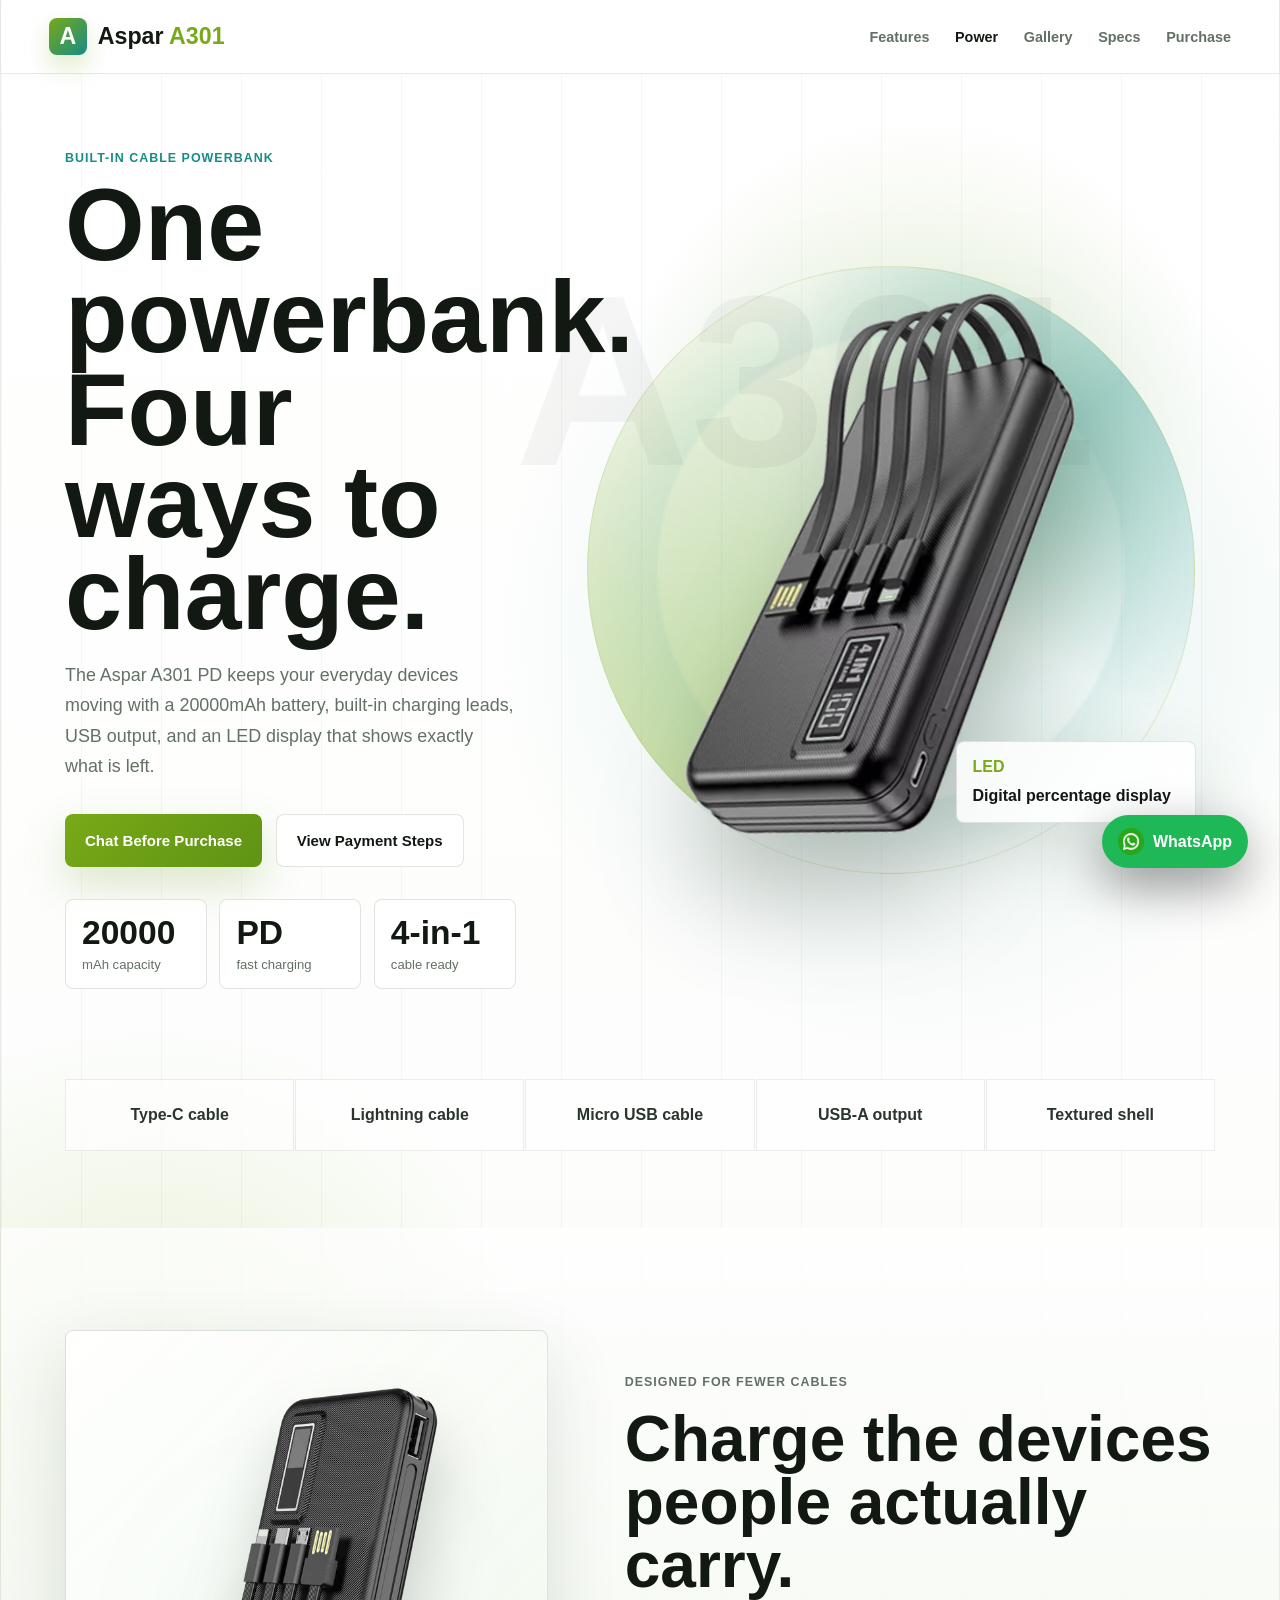
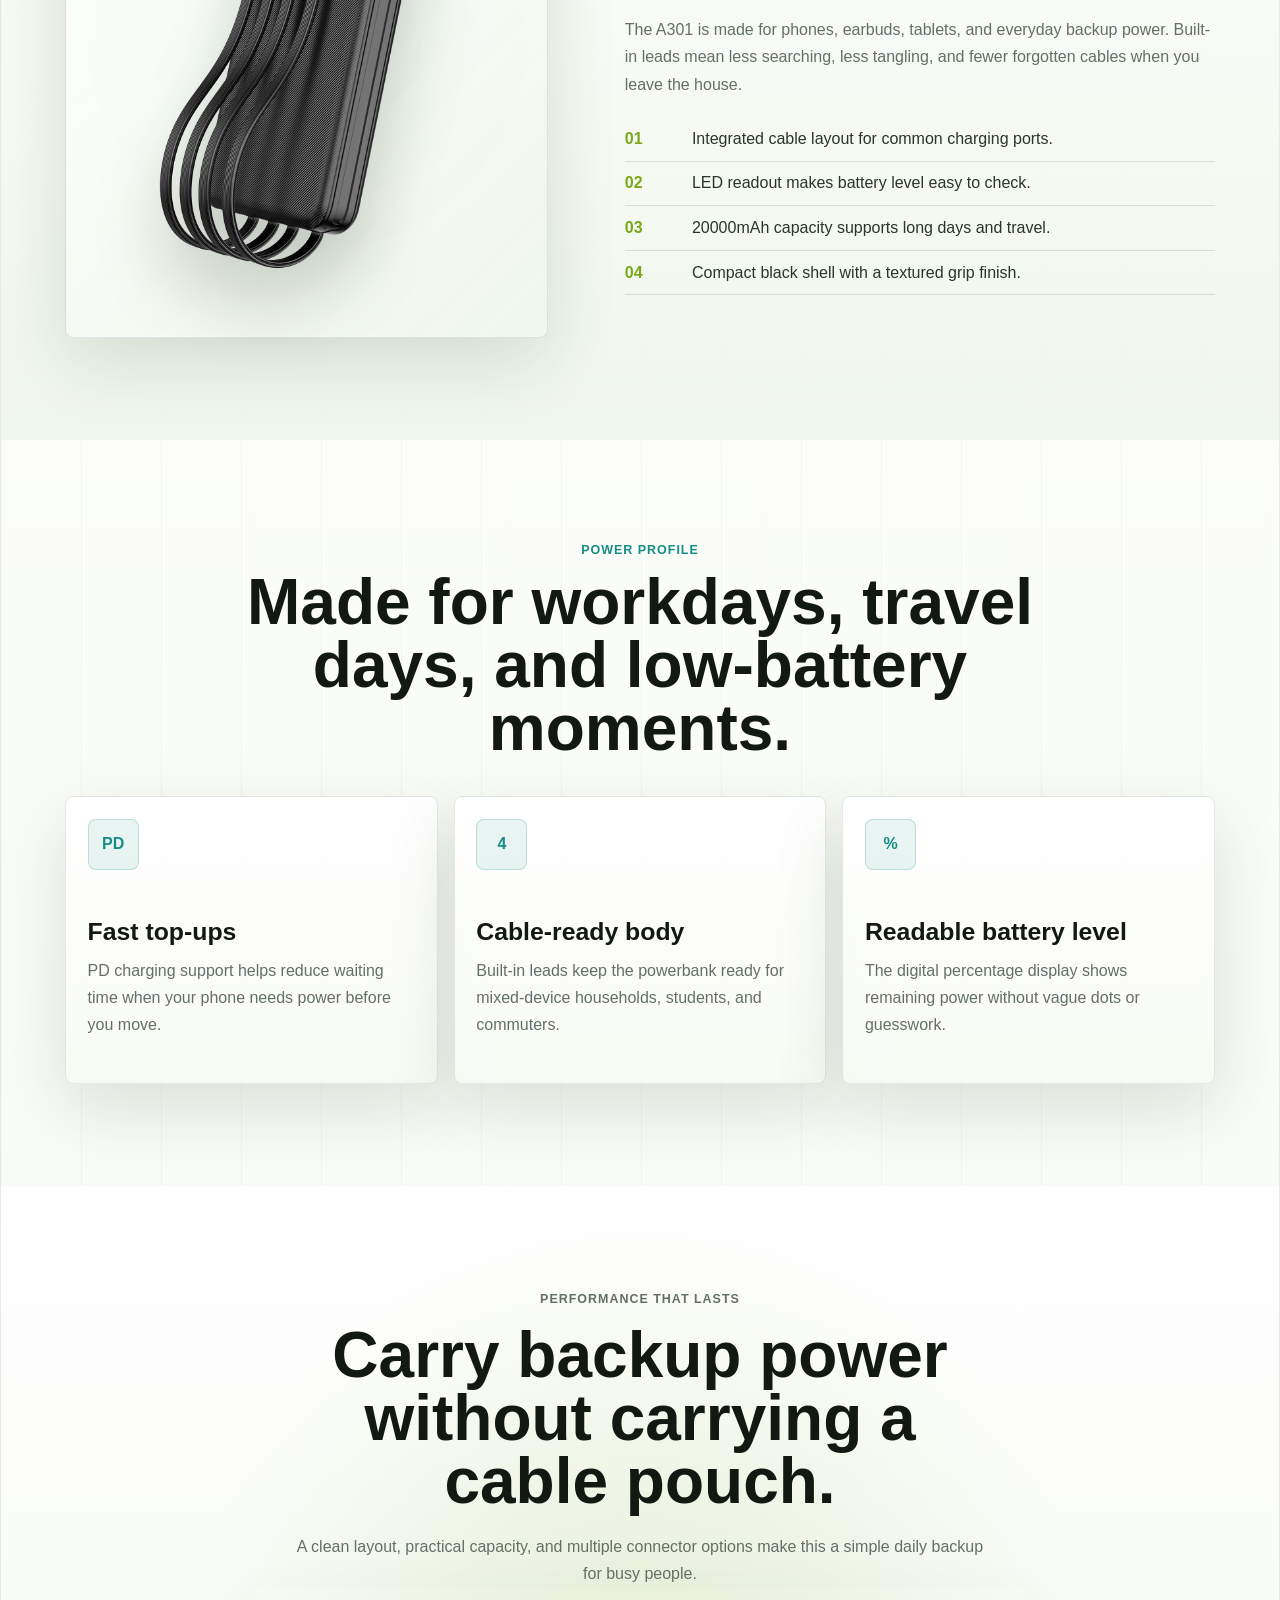
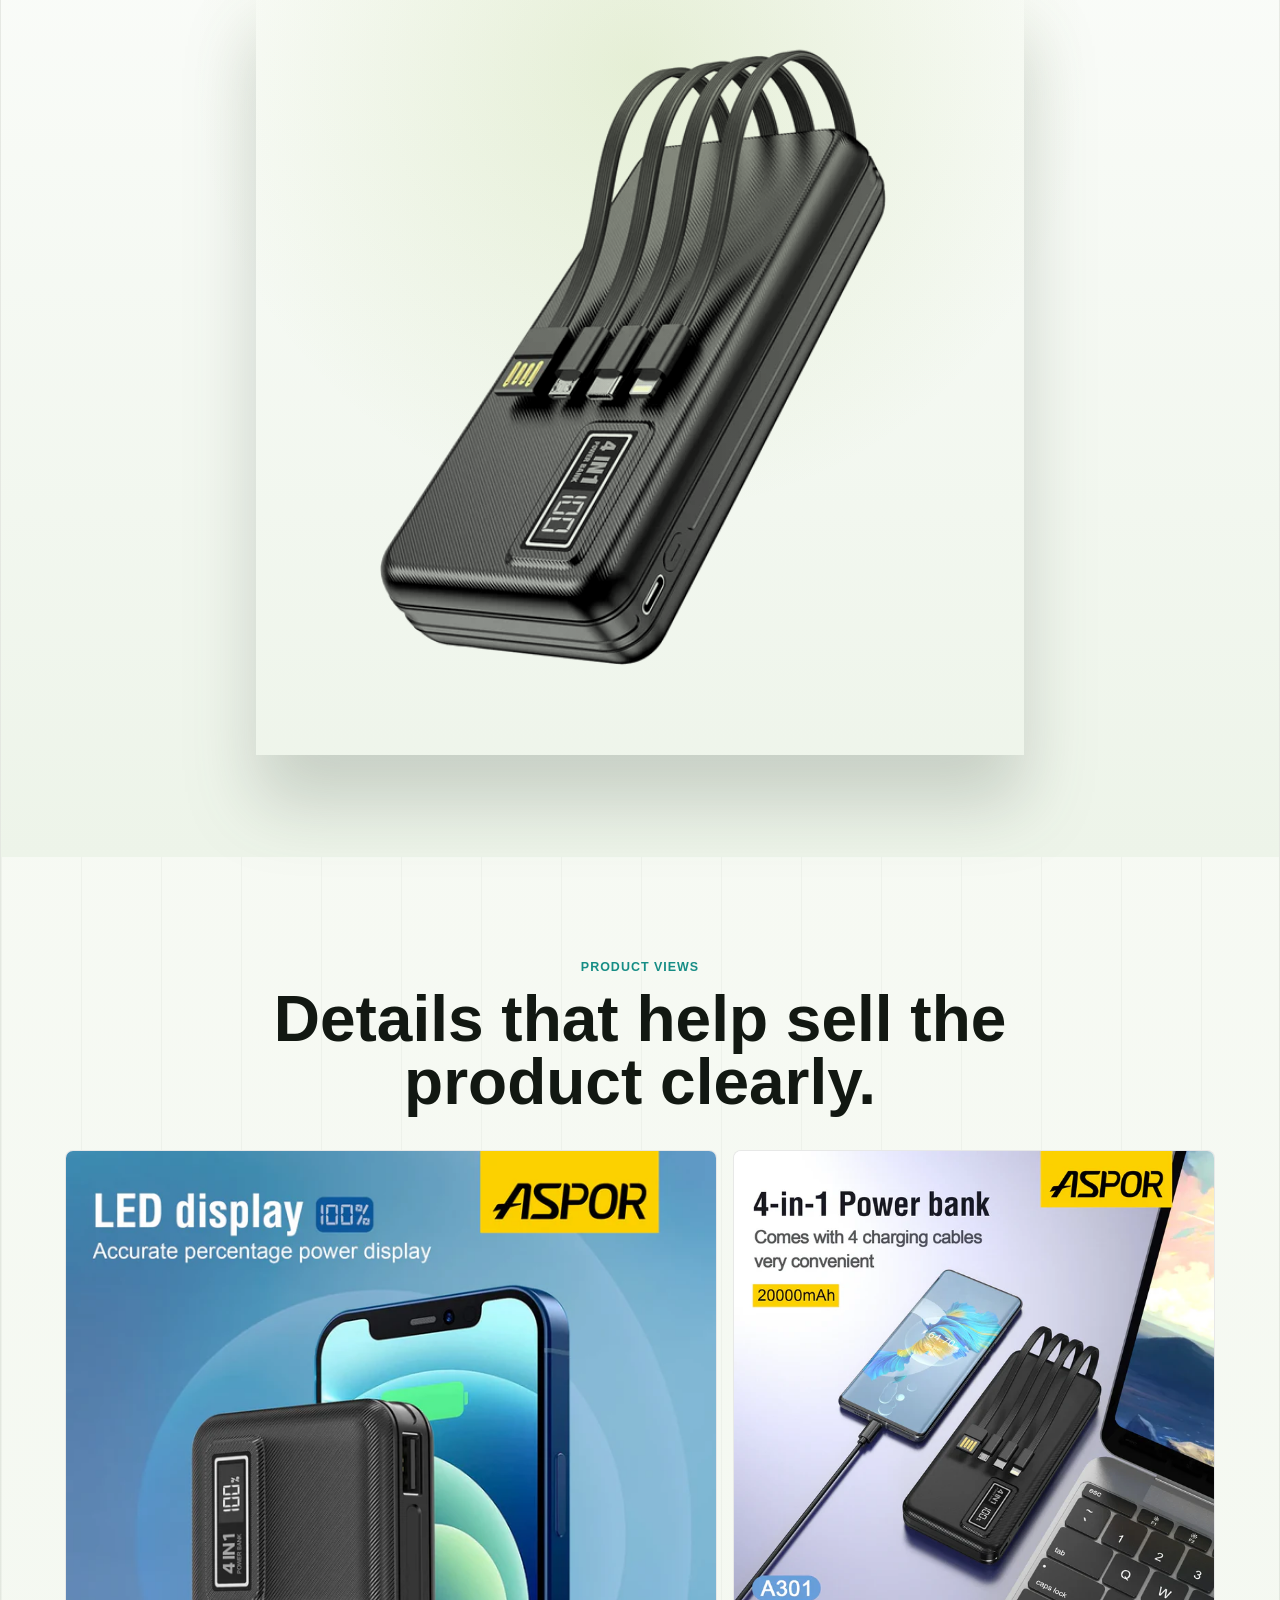
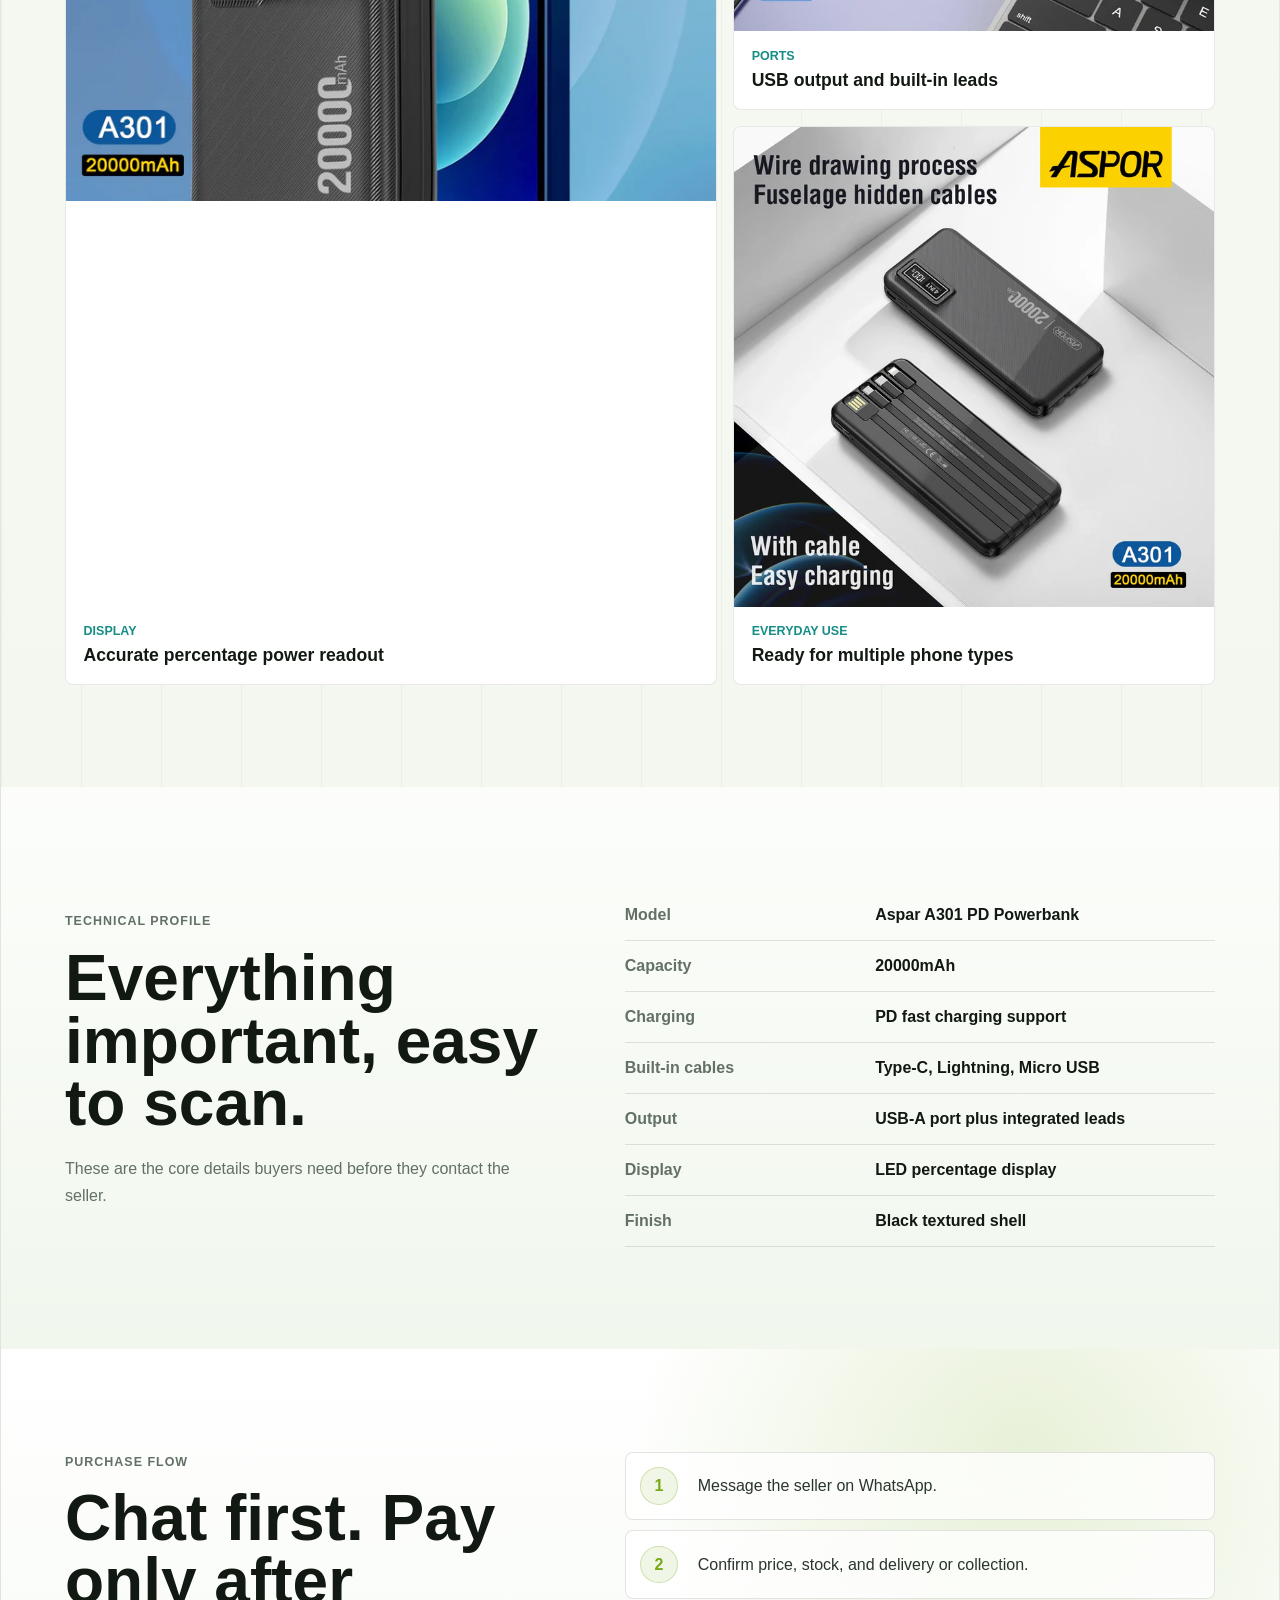
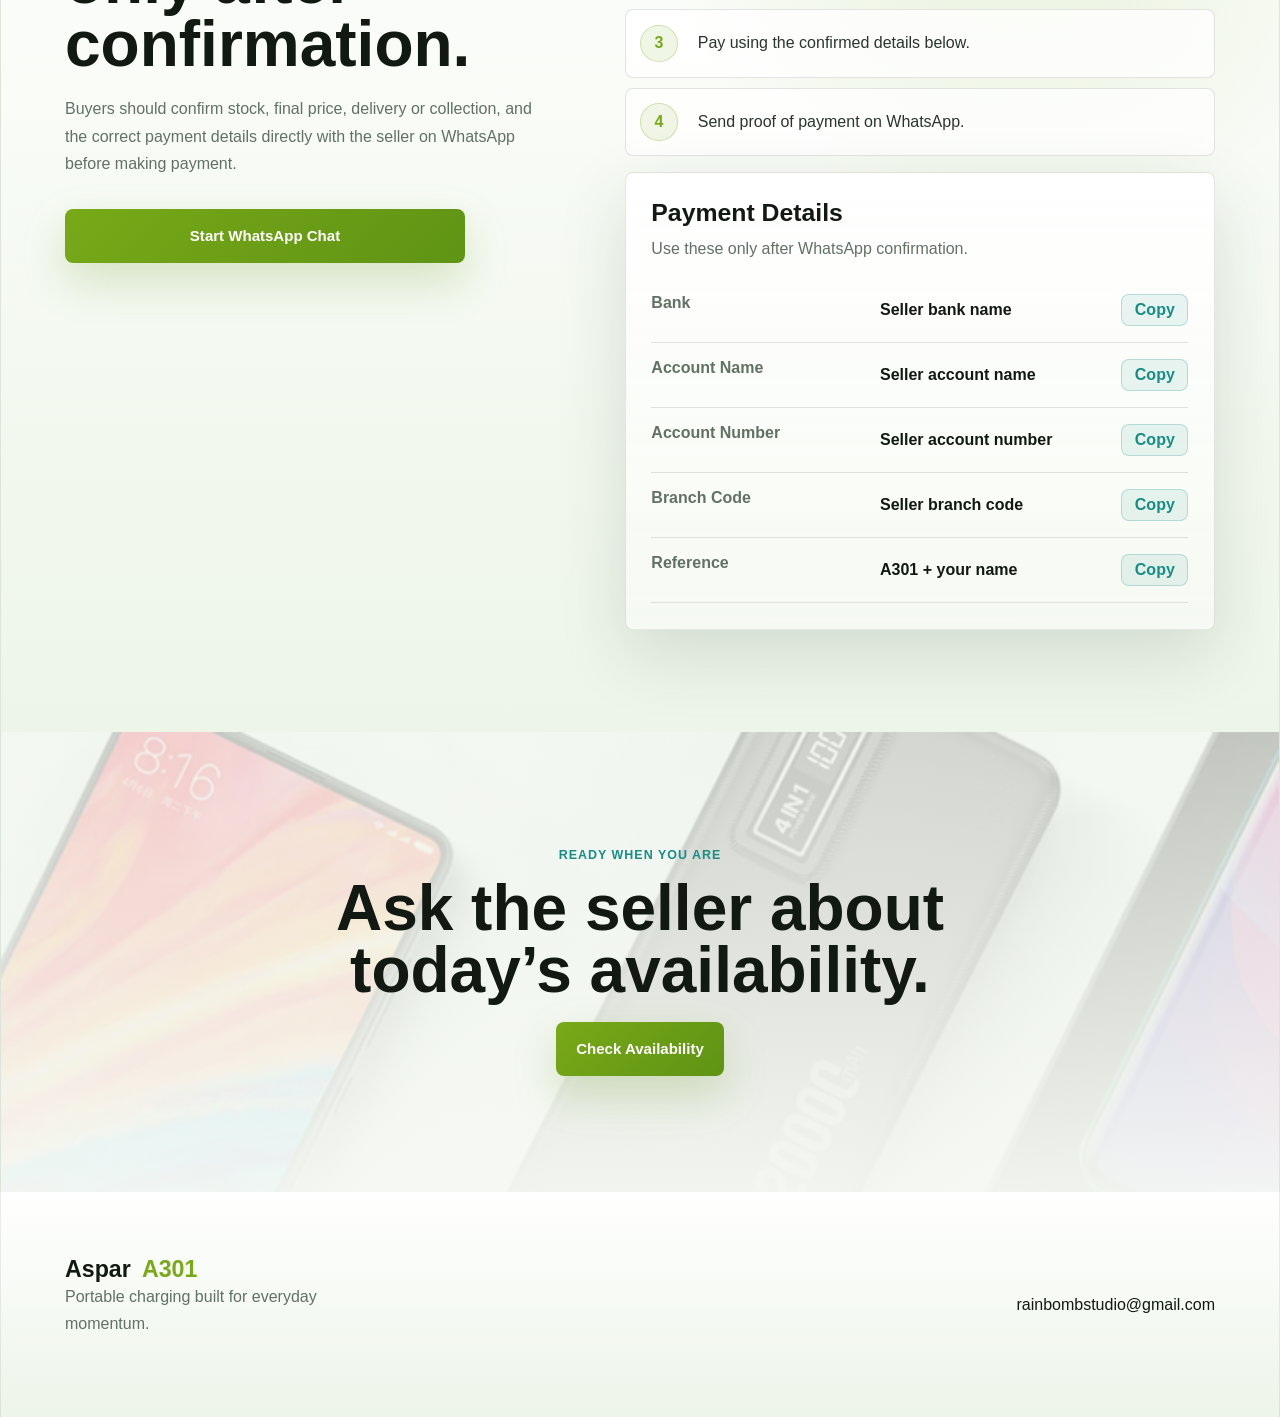
<file: index.html>
<!DOCTYPE html>
<html lang="en">
<head>
    <meta charset="UTF-8">
    <meta name="viewport" content="width=device-width, initial-scale=1.0">
    <title>Aspar A301 PD Powerbank</title>
    <link rel="stylesheet" href="styles.css">
    <script defer src="script.js"></script>
    <script>
        if ("scrollRestoration" in history) {
        history.scrollRestoration = "manual";
        }

        window.addEventListener("load", () => {
        if (!window.location.hash) {
            window.scrollTo(0, 0);
        }
        });
    </script>
</head>

<body>
    <a class="skip-link" href="#main">Skip to content</a>
    <header class="site-header">
        <a class="brand" href="#top" aria-label="Aspar A301 home">
            <span class="brand-mark">A</span>
            <span>Aspar<span> A301</span></span>
        </a>

        <button class="menu-toggle" type="button" aria-label="Open menu" aria-expanded="false" aria-controls="primary-menu">
            <span></span>
            <span></span>
        </button>

        <nav class="primary-menu" id="primary-menu" aria-label="Primary navigation">
            <a href="#features">Features</a>
            <a href="#power">Power</a>
            <a href="#gallery">Gallery</a>
            <a href="#specs">Specs</a>
            <a href="#purchase">Purchase</a>
        </nav>

        <!--
        <a class="header-whatsapp" 
            href="https://wa.me/27XXXXXXXXX?text=Hi%2C%20I%20am%20interested%20in%20the%20Aspar%20A301%20PD%20Powerbank.%20Please%20confirm%20stock%2C%20price%2C%20delivery%2C%20and%20payment%20details." 
            target="_blank" rel="noopener">
            Chat
        </a>
        -->
    </header>

    <main class="site-shell" id="main">
        <section class="hero" id="top">
            <div class="hero-copy">
                <p class="eyebrow">Built-in cable powerbank</p>
                <h1>One powerbank. Four ways to charge.</h1>
                <p class="intro">The Aspar A301 PD keeps your everyday devices moving with a 20000mAh battery, built-in charging leads, USB output, and an LED display that shows exactly what is left.</p>

                <div class="hero-actions">
                    <a class="button button-primary" href="https://wa.me/27823463612?text=Hi%2C%20I%20am%20interested%20in%20the%20Aspar%20A301%20PD%20Powerbank.%20Please%20confirm%20stock%2C%20price%2C%20delivery%2C%20and%20payment%20details." target="_blank" rel="noopener">Chat Before Purchase</a>
                    <a class="button button-secondary" href="#purchase">View Payment Steps</a>
                </div>

                <div class="hero-stats" aria-label="Product highlights">
                    <div><strong>20000</strong><span>mAh capacity</span></div>
                    <div><strong>PD</strong><span>fast charging</span></div>
                    <div><strong>4-in-1</strong><span>cable ready</span></div>
                </div>
            </div>

            <div class="hero-stage" aria-label="Aspar A301 PD product image">
                <span class="hero-code">A301</span>
                <div class="charge-ring"></div>
                <img src="images/processed/a301-hero-transparent.png" alt="Aspar A301 PD powerbank with built-in cables">
                
                <div class="product-badge">
                    <span>LED</span>
                    <strong>Digital percentage display</strong>
                </div>
            </div>
        </section>

        <section class="quick-strip" aria-label="Quick product benefits">
            <span>Type-C cable</span>
            <span>Lightning cable</span>
            <span>Micro USB cable</span>
            <span>USB-A output</span>
            <span>Textured shell</span>
        </section>

        <section class="feature-split" id="features">
            <div class="product-frame">
                <img src="images/processed/a301-cables-transparent.png" alt="A301 powerbank showing built-in cable connectors">
            </div>
            <div class="section-copy">
                <p class="eyebrow">Designed for fewer cables</p>
                <h2>Charge the devices people actually carry.</h2>
                <p>The A301 is made for phones, earbuds, tablets, and everyday backup power. Built-in leads mean less searching, less tangling, and fewer forgotten cables when you leave the house.</p>
                
                <div class="feature-list">
                    <div><span>01</span><p>Integrated cable layout for common charging ports.</p></div>
                    <div><span>02</span><p>LED readout makes battery level easy to check.</p></div>
                    <div><span>03</span><p>20000mAh capacity supports long days and travel.</p></div>
                    <div><span>04</span><p>Compact black shell with a textured grip finish.</p></div>
                </div>
            </div>
        </section>

        <section class="cards-section" id="power">
            <div class="section-heading">
                <p class="eyebrow">Power profile</p>
                <h2>Made for workdays, travel days, and low-battery moments.</h2>
            </div>
            <div class="cards">
                <article class="feature-card">
                    <span class="icon">PD</span>
                    <h3>Fast top-ups</h3>
                    <p>PD charging support helps reduce waiting time when your phone needs power before you move.</p>
                </article>

                <article class="feature-card">
                    <span class="icon">4</span>
                    <h3>Cable-ready body</h3>
                    <p>Built-in leads keep the powerbank ready for mixed-device households, students, and commuters.</p>
                </article>

                <article class="feature-card">
                    <span class="icon">%</span>
                    <h3>Readable battery level</h3>
                    <p>The digital percentage display shows remaining power without vague dots or guesswork.</p>
                </article>
            </div>
        </section>

        <section class="showcase">
            <div class="showcase-copy">
                <p class="eyebrow">Performance that lasts</p>
                <h2>Carry backup power without carrying a cable pouch.</h2>
                <p>A clean layout, practical capacity, and multiple connector options make this a simple daily backup for busy people.</p>
            </div>
            <img src="images/download_700x.webp" alt="Angled view of the Aspar A301 powerbank">
        </section>

        <section class="gallery" id="gallery">
            <div class="section-heading">
                <p class="eyebrow">Product views</p>
                <h2>Details that help sell the product clearly.</h2>
            </div>

            <div class="gallery-grid">
                <article class="gallery-card gallery-large">
                    <img src="images/download_1_700x.webp" alt="Aspar A301 LED display promotional view">
                    <div><span>Display</span><strong>Accurate percentage power readout</strong></div>
                </article>

                <article class="gallery-card">
                    <img src="images/download_2_700x.webp" alt="Aspar A301 charging ports and cable layout">
                    <div><span>Ports</span><strong>USB output and built-in leads</strong></div>
                </article>

                <article class="gallery-card">
                    <img src="images/download_4_700x.webp" alt="Aspar A301 cable detail view">
                    <div><span>Everyday use</span><strong>Ready for multiple phone types</strong></div>
                </article>
            </div>
        </section>

        <section class="specs" id="specs">
            <div class="section-copy">
                <p class="eyebrow">Technical profile</p>
                <h2>Everything important, easy to scan.</h2>
                <p>These are the core details buyers need before they contact the seller.</p>
            </div>
            <dl class="spec-list">
                <div><dt>Model</dt><dd>Aspar A301 PD Powerbank</dd></div>
                <div><dt>Capacity</dt><dd>20000mAh</dd></div>
                <div><dt>Charging</dt><dd>PD fast charging support</dd></div>
                <div><dt>Built-in cables</dt><dd>Type-C, Lightning, Micro USB</dd></div>
                <div><dt>Output</dt><dd>USB-A port plus integrated leads</dd></div>
                <div><dt>Display</dt><dd>LED percentage display</dd></div>
                <div><dt>Finish</dt><dd>Black textured shell</dd></div>
            </dl>
        </section>

        <section class="purchase" id="purchase">
            <div class="section-copy">
                <p class="eyebrow">Purchase flow</p>
                <h2>Chat first. Pay only after confirmation.</h2>
                <p>Buyers should confirm stock, final price, delivery or collection, and the correct payment details directly with the seller on WhatsApp before making payment.</p>
                <a class="button button-primary" href="https://wa.me/27823463612?text=Hi%2C%20I%20would%20like%20to%20buy%20the%20Aspar%20A301%20PD%20Powerbank.%20Please%20confirm%20stock%2C%20price%2C%20delivery%2C%20and%20payment%20details." target="_blank" rel="noopener">Start WhatsApp Chat</a>
            </div>

            <div class="purchase-panel">
                <ol class="steps">
                    <li><span>1</span><p>Message the seller on WhatsApp.</p></li>
                    <li><span>2</span><p>Confirm price, stock, and delivery or collection.</p></li>
                    <li><span>3</span><p>Pay using the confirmed details below.</p></li>
                    <li><span>4</span><p>Send proof of payment on WhatsApp.</p></li>
                </ol>

                <div class="payment-card">
                    <h3>Payment Details</h3>
                    <p>Use these only after WhatsApp confirmation.</p>
                    <dl>
                        <div><dt>Bank</dt><dd><span>Seller bank name</span><button class="copy-button" type="button" data-copy="Seller bank name">Copy</button></dd></div>
                        <div><dt>Account Name</dt><dd><span>Seller account name</span><button class="copy-button" type="button" data-copy="Seller account name">Copy</button></dd></div>
                        <div><dt>Account Number</dt><dd><span>Seller account number</span><button class="copy-button" type="button" data-copy="Seller account number">Copy</button></dd></div>
                        <div><dt>Branch Code</dt><dd><span>Seller branch code</span><button class="copy-button" type="button" data-copy="Seller branch code">Copy</button></dd></div>
                        <div><dt>Reference</dt><dd><span>A301 + your name</span><button class="copy-button" type="button" data-copy="A301 + your name">Copy</button></dd></div>
                    </dl>
                </div>
            </div>
        </section>

        <section class="final-cta">
            <img src="images/download_3_700x.webp" alt="Aspar A301 portable powerbank lifestyle product view">
            <div>
                <p class="eyebrow">Ready when you are</p>
                <h2>Ask the seller about today’s availability.</h2>
                <a class="button button-primary" href="https://wa.me/27823463612?text=Hi%2C%20is%20the%20Aspar%20A301%20PD%20Powerbank%20available%20today%3F" target="_blank" rel="noopener">Check Availability</a>
            </div>
        </section>
    </main>

    <footer class="site-footer">
        <ul>
            <li><div>
                <strong>Aspar<span> A301</span></strong>
                <p>Portable charging built for everyday momentum.</p>
            </div></li>

            <li><a href="mailto:rainbombstudio@gmail.com">rainbombstudio@gmail.com</a></li>
        </ul>
    </footer>

    <a 
        class="floating-whatsapp" 
        href="https://wa.me/27823463612?text=Hi%2C%20I%20am%20interested%20in%20the%20Aspar%20A301%20PD%20Powerbank.%20Please%20confirm%20stock%2C%20price%2C%20delivery%2C%20and%20payment%20details." 
        target="_blank" rel="noopener" aria-label="Chat with seller on WhatsApp">
        <img src="images/Whatsapp.png" alt="">
        <span>WhatsApp</span>
    </a>
</body>
</html>
</file>
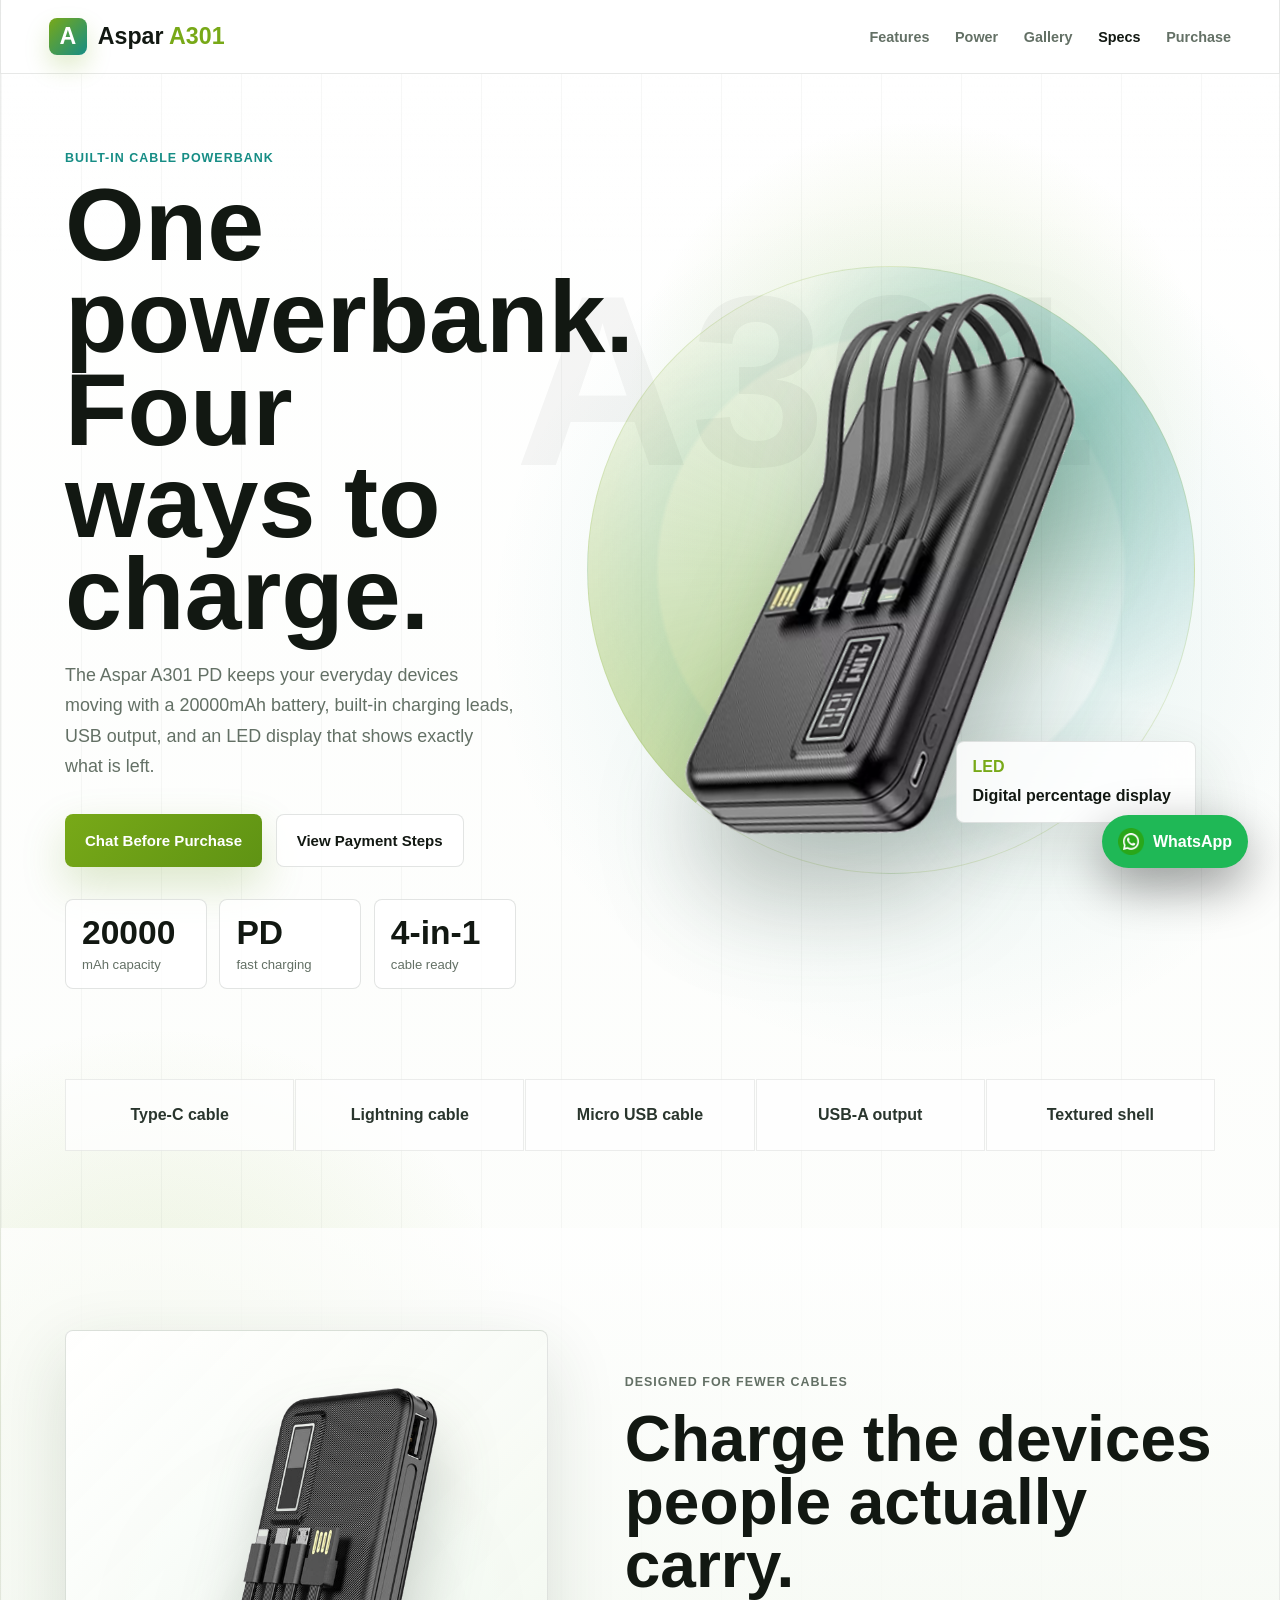
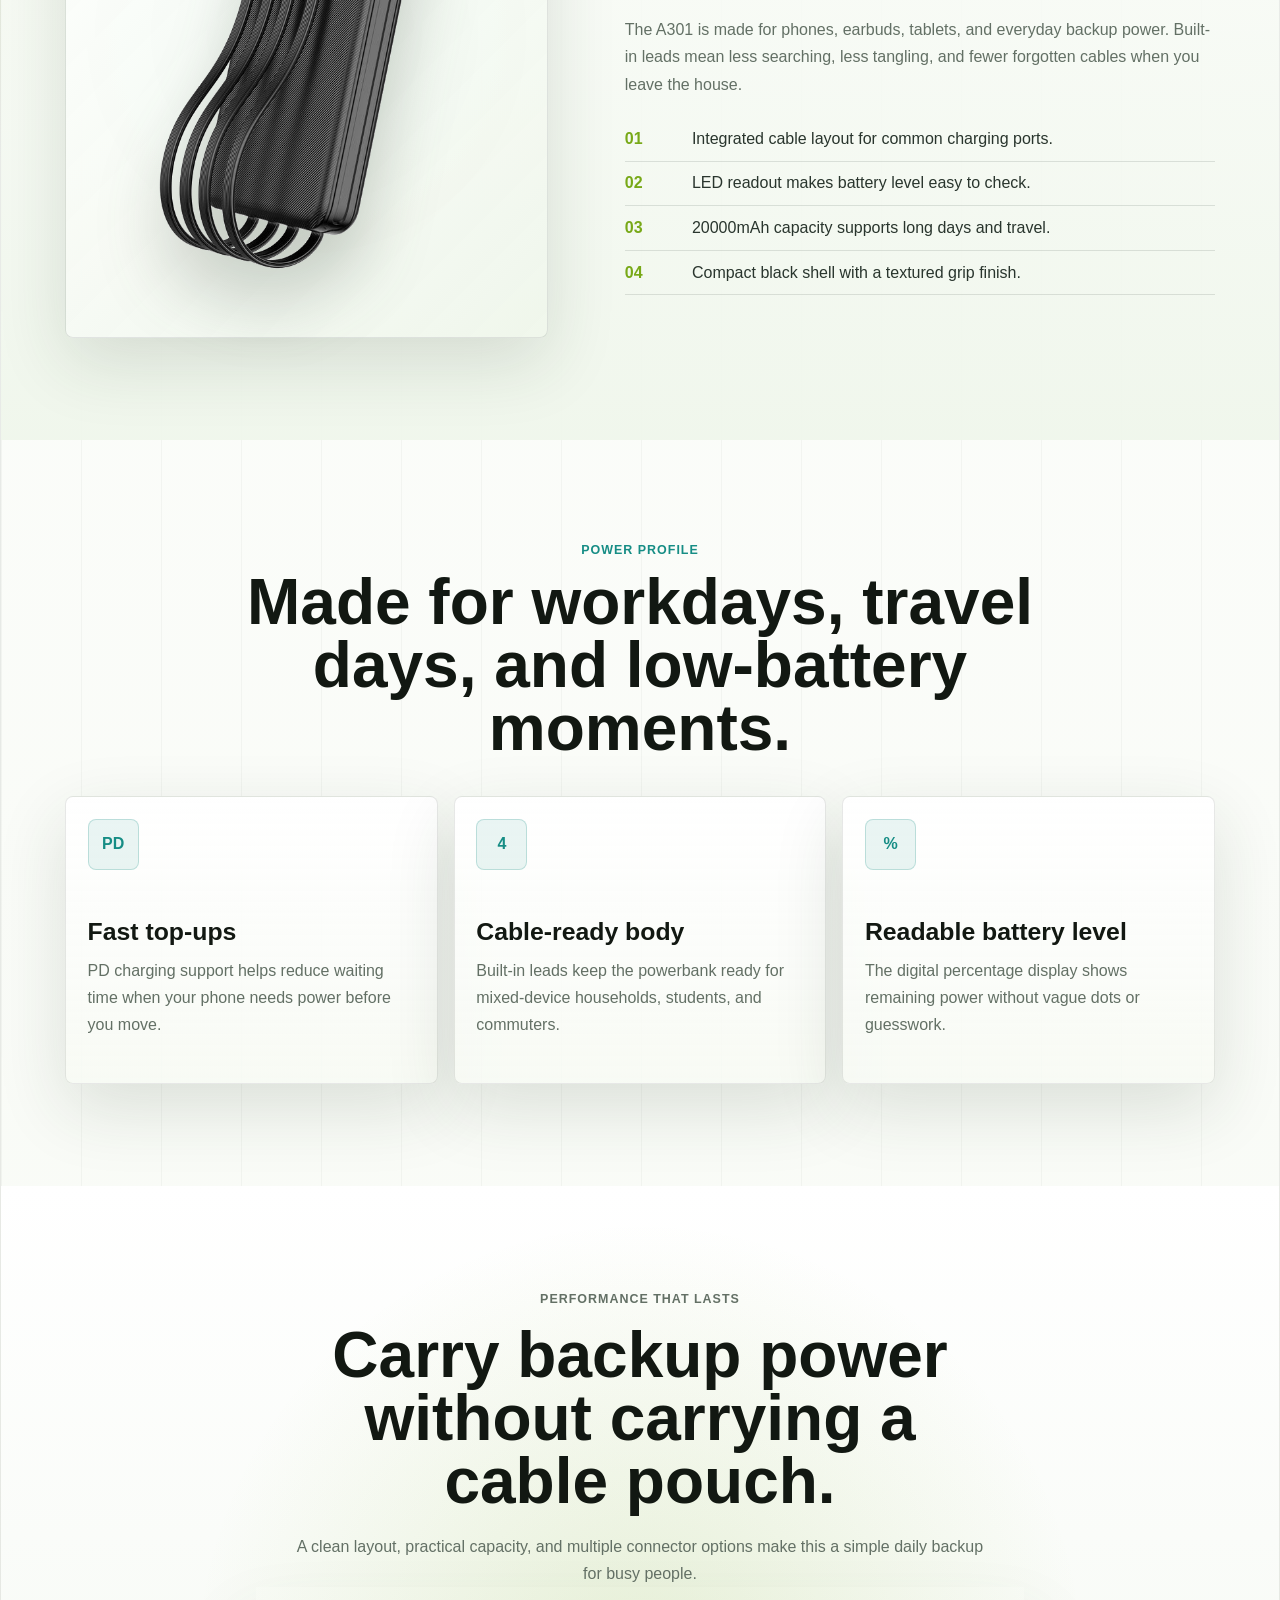
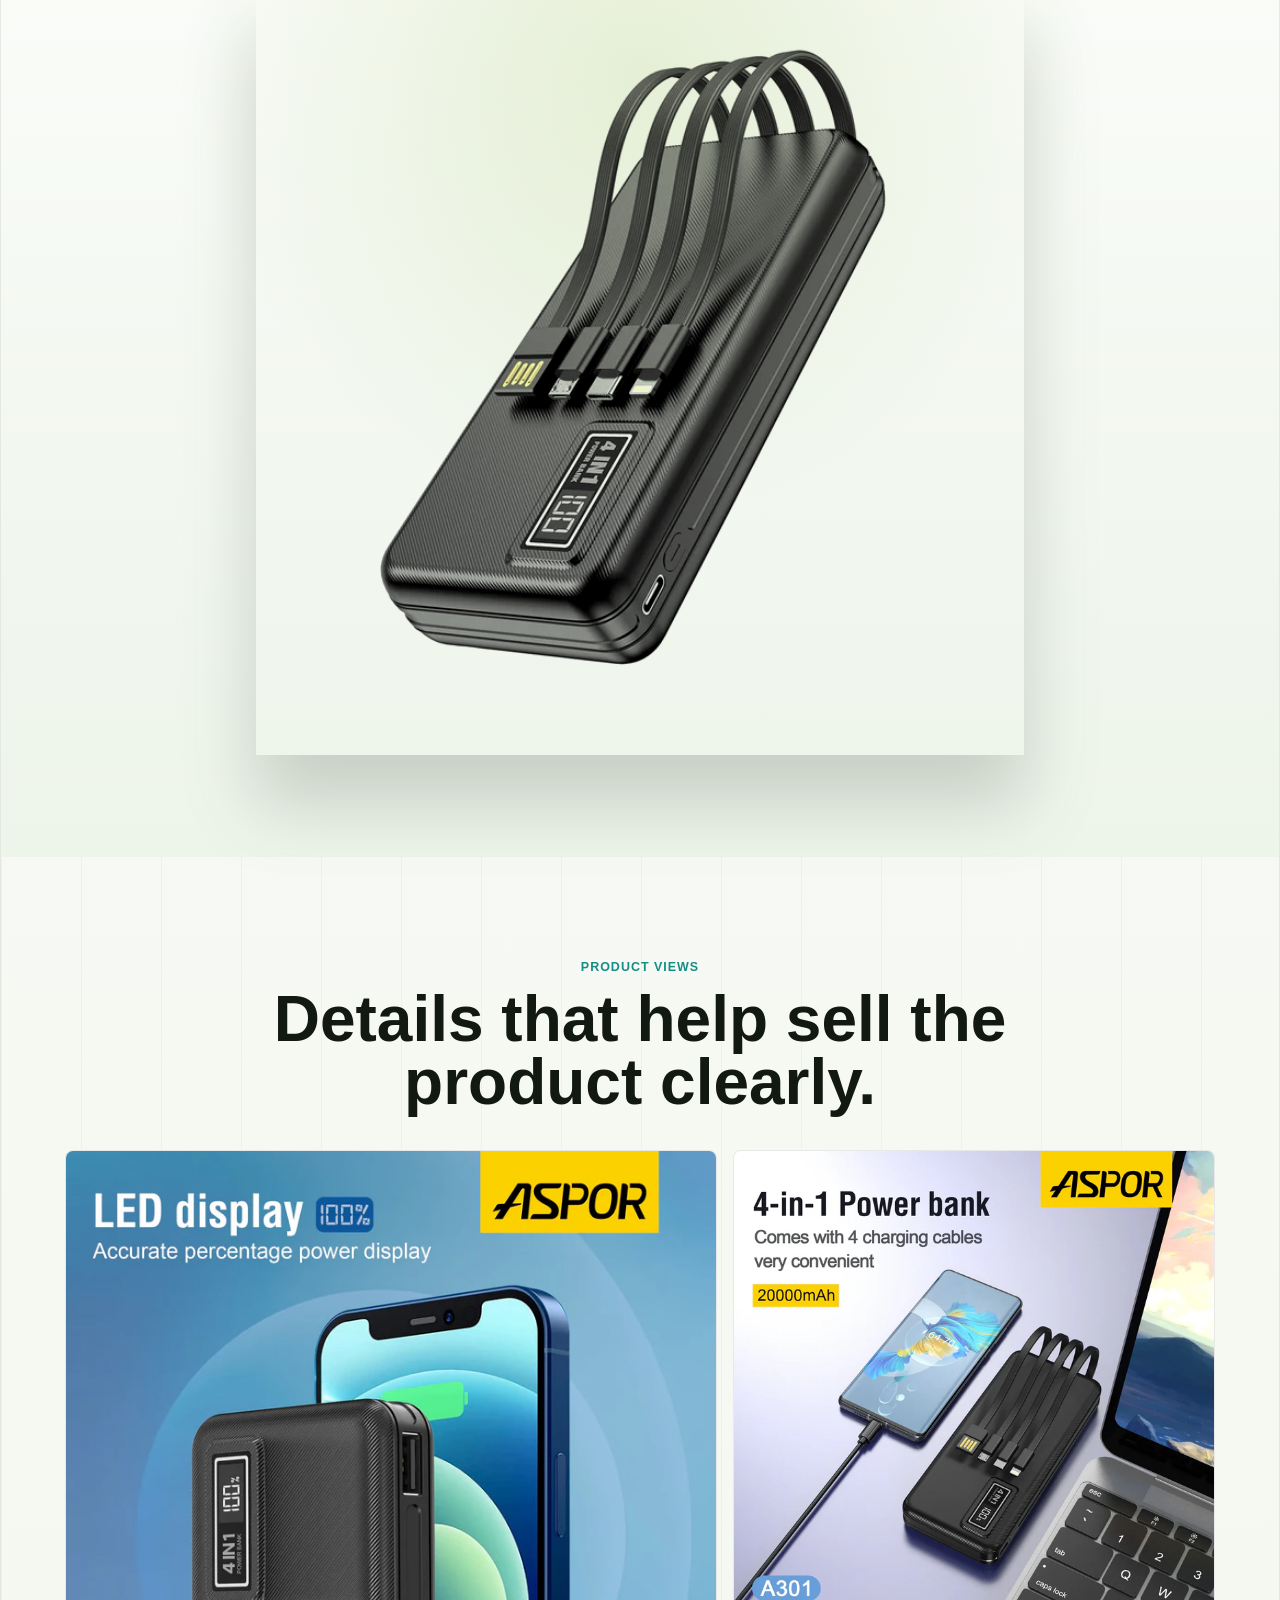
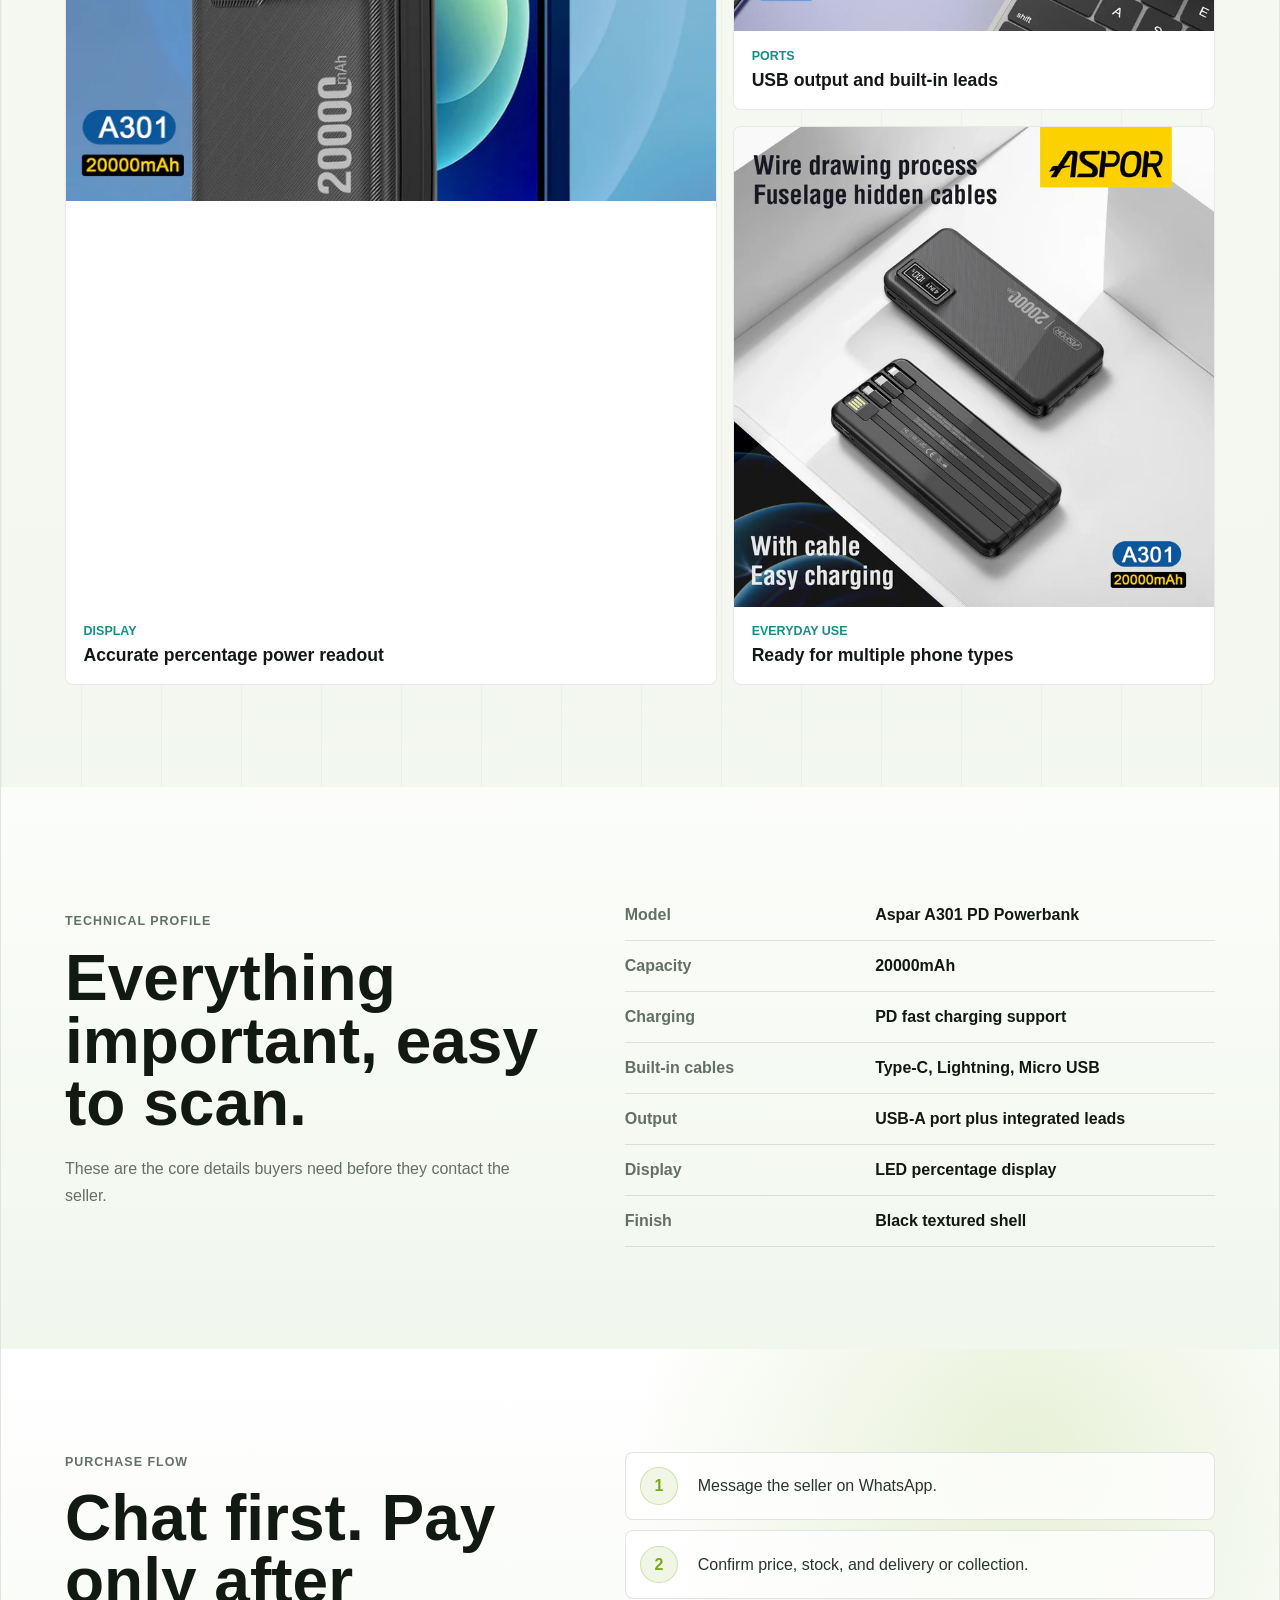
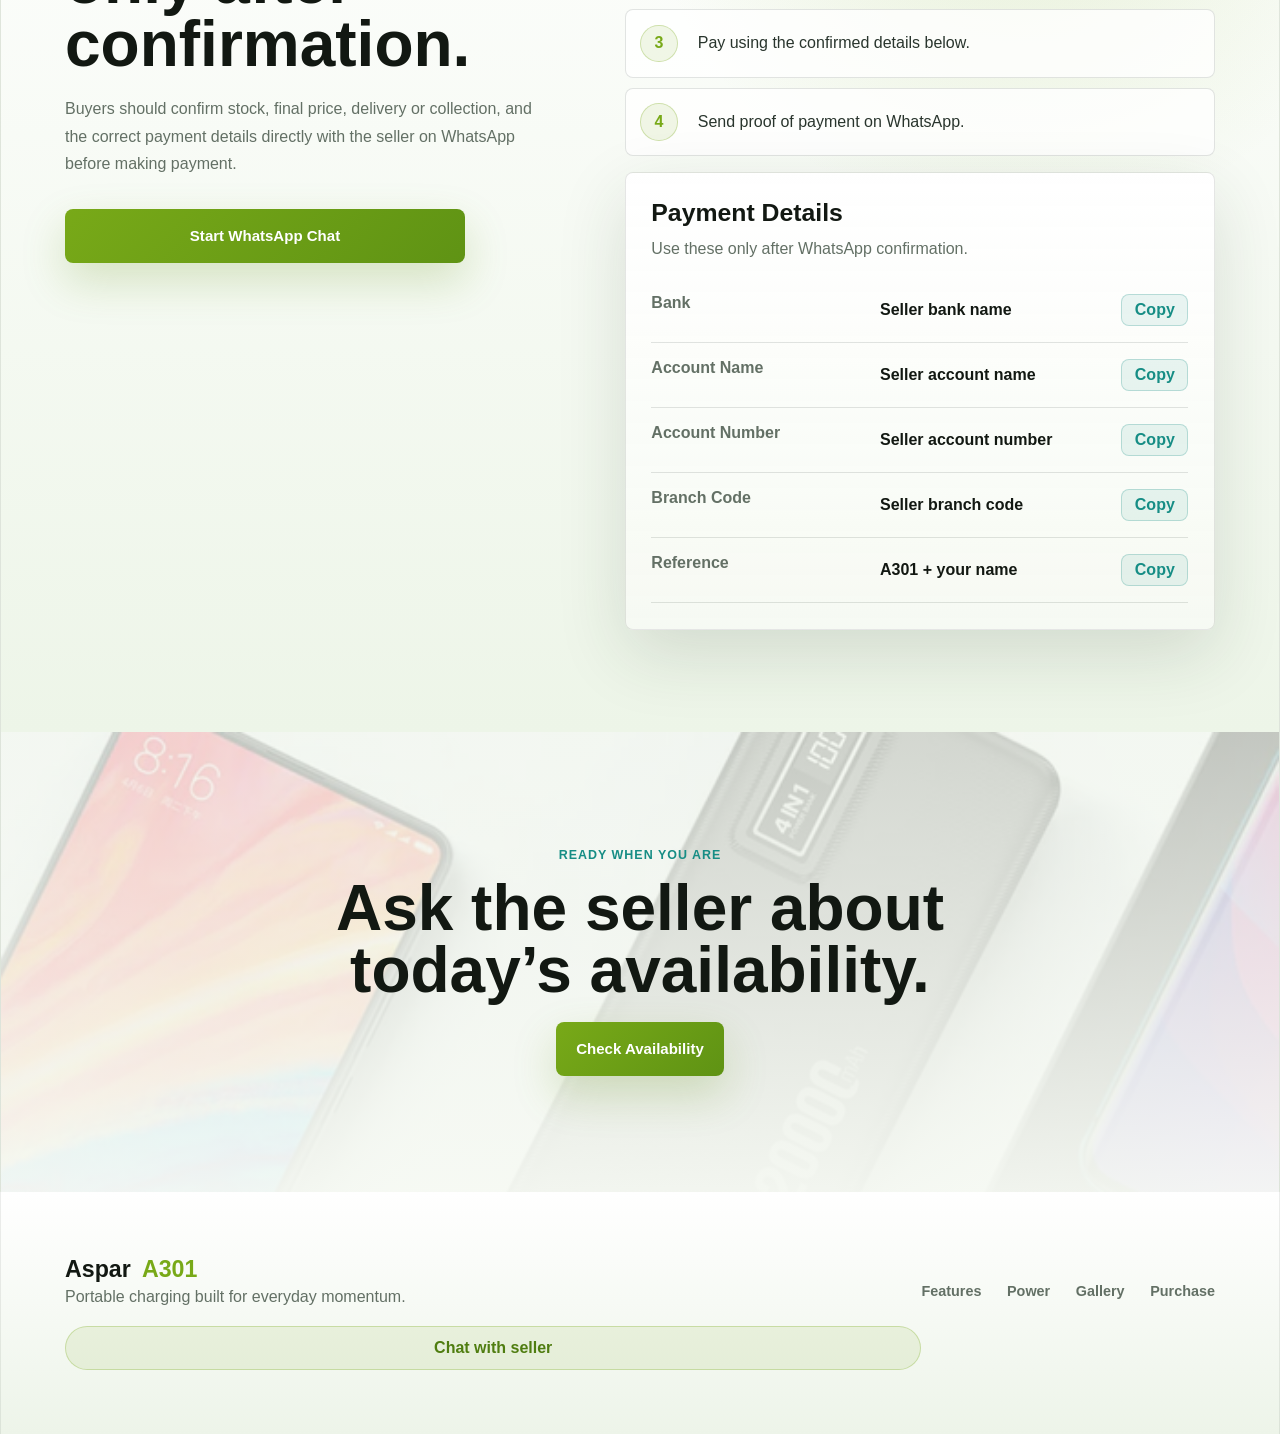
<file: template.html>
<!DOCTYPE html>
<html lang="en">
<head>
    <meta charset="UTF-8">
    <meta name="viewport" content="width=device-width, initial-scale=1.0">
    <title>Aspar A301 PD Powerbank</title>
    <link rel="stylesheet" href="styles.css">
    <script defer src="script.js"></script>
    <script>
        if ("scrollRestoration" in history) {
        history.scrollRestoration = "manual";
        }

        window.addEventListener("load", () => {
        if (!window.location.hash) {
            window.scrollTo(0, 0);
        }
        });
    </script>
</head>

<body>
    <a class="skip-link" href="#main">Skip to content</a>
    <header class="site-header">
        <a class="brand" href="#top" aria-label="Aspar A301 home">
            <span class="brand-mark">A</span>
            <span>Aspar<span> A301</span></span>
        </a>

        <button class="menu-toggle" type="button" aria-label="Open menu" aria-expanded="false" aria-controls="primary-menu">
            <span></span>
            <span></span>
        </button>

        <nav class="primary-menu" id="primary-menu" aria-label="Primary navigation">
            <a href="#features">Features</a>
            <a href="#power">Power</a>
            <a href="#gallery">Gallery</a>
            <a href="#specs">Specs</a>
            <a href="#purchase">Purchase</a>
        </nav>

        <!--
        <a class="header-whatsapp" 
            href="https://wa.me/27XXXXXXXXX?text=Hi%2C%20I%20am%20interested%20in%20the%20Aspar%20A301%20PD%20Powerbank.%20Please%20confirm%20stock%2C%20price%2C%20delivery%2C%20and%20payment%20details." 
            target="_blank" rel="noopener">
            Chat
        </a>
        -->
    </header>

    <main class="site-shell" id="main">
        <section class="hero" id="top">
            <div class="hero-copy">
                <p class="eyebrow">Built-in cable powerbank</p>
                <h1>One powerbank. Four ways to charge.</h1>
                <p class="intro">The Aspar A301 PD keeps your everyday devices moving with a 20000mAh battery, built-in charging leads, USB output, and an LED display that shows exactly what is left.</p>

                <div class="hero-actions">
                    <a class="button button-primary" href="https://wa.me/27823463612?text=Hi%2C%20I%20am%20interested%20in%20the%20Aspar%20A301%20PD%20Powerbank.%20Please%20confirm%20stock%2C%20price%2C%20delivery%2C%20and%20payment%20details." target="_blank" rel="noopener">Chat Before Purchase</a>
                    <a class="button button-secondary" href="#purchase">View Payment Steps</a>
                </div>

                <div class="hero-stats" aria-label="Product highlights">
                    <div><strong>20000</strong><span>mAh capacity</span></div>
                    <div><strong>PD</strong><span>fast charging</span></div>
                    <div><strong>4-in-1</strong><span>cable ready</span></div>
                </div>
            </div>

            <div class="hero-stage" aria-label="Aspar A301 PD product image">
                <span class="hero-code">A301</span>
                <div class="charge-ring"></div>
                <img src="images/processed/a301-hero-transparent.png" alt="Aspar A301 PD powerbank with built-in cables">
                
                <div class="product-badge">
                    <span>LED</span>
                    <strong>Digital percentage display</strong>
                </div>
            </div>
        </section>

        <section class="quick-strip" aria-label="Quick product benefits">
            <span>Type-C cable</span>
            <span>Lightning cable</span>
            <span>Micro USB cable</span>
            <span>USB-A output</span>
            <span>Textured shell</span>
        </section>

        <section class="feature-split" id="features">
            <div class="product-frame">
                <img src="images/processed/a301-cables-transparent.png" alt="A301 powerbank showing built-in cable connectors">
            </div>
            <div class="section-copy">
                <p class="eyebrow">Designed for fewer cables</p>
                <h2>Charge the devices people actually carry.</h2>
                <p>The A301 is made for phones, earbuds, tablets, and everyday backup power. Built-in leads mean less searching, less tangling, and fewer forgotten cables when you leave the house.</p>
                
                <div class="feature-list">
                    <div><span>01</span><p>Integrated cable layout for common charging ports.</p></div>
                    <div><span>02</span><p>LED readout makes battery level easy to check.</p></div>
                    <div><span>03</span><p>20000mAh capacity supports long days and travel.</p></div>
                    <div><span>04</span><p>Compact black shell with a textured grip finish.</p></div>
                </div>
            </div>
        </section>

        <section class="cards-section" id="power">
            <div class="section-heading">
                <p class="eyebrow">Power profile</p>
                <h2>Made for workdays, travel days, and low-battery moments.</h2>
            </div>
            <div class="cards">
                <article class="feature-card">
                    <span class="icon">PD</span>
                    <h3>Fast top-ups</h3>
                    <p>PD charging support helps reduce waiting time when your phone needs power before you move.</p>
                </article>

                <article class="feature-card">
                    <span class="icon">4</span>
                    <h3>Cable-ready body</h3>
                    <p>Built-in leads keep the powerbank ready for mixed-device households, students, and commuters.</p>
                </article>

                <article class="feature-card">
                    <span class="icon">%</span>
                    <h3>Readable battery level</h3>
                    <p>The digital percentage display shows remaining power without vague dots or guesswork.</p>
                </article>
            </div>
        </section>

        <section class="showcase">
            <div class="showcase-copy">
                <p class="eyebrow">Performance that lasts</p>
                <h2>Carry backup power without carrying a cable pouch.</h2>
                <p>A clean layout, practical capacity, and multiple connector options make this a simple daily backup for busy people.</p>
            </div>
            <img src="images/download_700x.webp" alt="Angled view of the Aspar A301 powerbank">
        </section>

        <section class="gallery" id="gallery">
            <div class="section-heading">
                <p class="eyebrow">Product views</p>
                <h2>Details that help sell the product clearly.</h2>
            </div>

            <div class="gallery-grid">
                <article class="gallery-card gallery-large">
                    <img src="images/download_1_700x.webp" alt="Aspar A301 LED display promotional view">
                    <div><span>Display</span><strong>Accurate percentage power readout</strong></div>
                </article>

                <article class="gallery-card">
                    <img src="images/download_2_700x.webp" alt="Aspar A301 charging ports and cable layout">
                    <div><span>Ports</span><strong>USB output and built-in leads</strong></div>
                </article>

                <article class="gallery-card">
                    <img src="images/download_4_700x.webp" alt="Aspar A301 cable detail view">
                    <div><span>Everyday use</span><strong>Ready for multiple phone types</strong></div>
                </article>
            </div>
        </section>

        <section class="specs" id="specs">
            <div class="section-copy">
                <p class="eyebrow">Technical profile</p>
                <h2>Everything important, easy to scan.</h2>
                <p>These are the core details buyers need before they contact the seller.</p>
            </div>
            <dl class="spec-list">
                <div><dt>Model</dt><dd>Aspar A301 PD Powerbank</dd></div>
                <div><dt>Capacity</dt><dd>20000mAh</dd></div>
                <div><dt>Charging</dt><dd>PD fast charging support</dd></div>
                <div><dt>Built-in cables</dt><dd>Type-C, Lightning, Micro USB</dd></div>
                <div><dt>Output</dt><dd>USB-A port plus integrated leads</dd></div>
                <div><dt>Display</dt><dd>LED percentage display</dd></div>
                <div><dt>Finish</dt><dd>Black textured shell</dd></div>
            </dl>
        </section>

        <section class="purchase" id="purchase">
            <div class="section-copy">
                <p class="eyebrow">Purchase flow</p>
                <h2>Chat first. Pay only after confirmation.</h2>
                <p>Buyers should confirm stock, final price, delivery or collection, and the correct payment details directly with the seller on WhatsApp before making payment.</p>
                <a class="button button-primary" href="https://wa.me/27823463612?text=Hi%2C%20I%20would%20like%20to%20buy%20the%20Aspar%20A301%20PD%20Powerbank.%20Please%20confirm%20stock%2C%20price%2C%20delivery%2C%20and%20payment%20details." target="_blank" rel="noopener">Start WhatsApp Chat</a>
            </div>

            <div class="purchase-panel">
                <ol class="steps">
                    <li><span>1</span><p>Message the seller on WhatsApp.</p></li>
                    <li><span>2</span><p>Confirm price, stock, and delivery or collection.</p></li>
                    <li><span>3</span><p>Pay using the confirmed details below.</p></li>
                    <li><span>4</span><p>Send proof of payment on WhatsApp.</p></li>
                </ol>

                <div class="payment-card">
                    <h3>Payment Details</h3>
                    <p>Use these only after WhatsApp confirmation.</p>
                    <dl>
                        <div><dt>Bank</dt><dd><span>Seller bank name</span><button class="copy-button" type="button" data-copy="Seller bank name">Copy</button></dd></div>
                        <div><dt>Account Name</dt><dd><span>Seller account name</span><button class="copy-button" type="button" data-copy="Seller account name">Copy</button></dd></div>
                        <div><dt>Account Number</dt><dd><span>Seller account number</span><button class="copy-button" type="button" data-copy="Seller account number">Copy</button></dd></div>
                        <div><dt>Branch Code</dt><dd><span>Seller branch code</span><button class="copy-button" type="button" data-copy="Seller branch code">Copy</button></dd></div>
                        <div><dt>Reference</dt><dd><span>A301 + your name</span><button class="copy-button" type="button" data-copy="A301 + your name">Copy</button></dd></div>
                    </dl>
                </div>
            </div>
        </section>

        <section class="final-cta">
            <img src="images/download_3_700x.webp" alt="Aspar A301 portable powerbank lifestyle product view">
            <div>
                <p class="eyebrow">Ready when you are</p>
                <h2>Ask the seller about today’s availability.</h2>
                <a class="button button-primary" href="https://wa.me/27823463612?text=Hi%2C%20is%20the%20Aspar%20A301%20PD%20Powerbank%20available%20today%3F" target="_blank" rel="noopener">Check Availability</a>
            </div>
        </section>
    </main>

    <footer class="site-footer">
        <div>
            <strong>Aspar<span> A301</span></strong>
            <p>Portable charging built for everyday momentum.</p>
        </div>

        <nav aria-label="Footer navigation">
            <a href="#features">Features</a>
            <a href="#power">Power</a>
            <a href="#gallery">Gallery</a>
            <a href="#purchase">Purchase</a>
        </nav>

        <a 
            class="footer-whatsapp" 
            href="https://wa.me/27823463612?text=Hi%2C%20I%20need%20help%20with%20the%20Aspar%20A301%20PD%20Powerbank." 
            target="_blank" rel="noopener">Chat with seller
        </a>
    </footer>

    <a 
        class="floating-whatsapp" 
        href="https://wa.me/27823463612?text=Hi%2C%20I%20am%20interested%20in%20the%20Aspar%20A301%20PD%20Powerbank.%20Please%20confirm%20stock%2C%20price%2C%20delivery%2C%20and%20payment%20details." 
        target="_blank" rel="noopener" aria-label="Chat with seller on WhatsApp">
        <img src="images/Whatsapp.png" alt="">
        <span>WhatsApp</span>
    </a>
</body>
</html>
</file>
<file: styles.css>
:root {
  color-scheme: light;
  --bg: #f7faf4;
  --bg-2: #eef5ea;
  --panel: rgba(255, 255, 255, 0.86);
  --panel-solid: #ffffff;
  --text: #121812;
  --muted: #637065;
  --soft: #29352d;
  --line: rgba(20, 32, 24, 0.12);
  --lime: #78a918;
  --lime-2: #4f7d10;
  --cyan: #168d85;
  --danger: #ab6c00;
  --radius: 8px;
  --shadow: 0 24px 70px rgba(33, 55, 36, 0.14);
  --header-height: 74px;
}

* {
  box-sizing: border-box;
}

html {
  scroll-behavior: smooth;
  scroll-padding-top: calc(var(--header-height) + 18px);
}

body {
  margin: 0;
  background:
    radial-gradient(circle at 72% 8%, rgba(22, 141, 133, 0.13), transparent 27rem),
    radial-gradient(circle at 12% 18%, rgba(120, 169, 24, 0.16), transparent 24rem),
    linear-gradient(180deg, #ffffff 0%, var(--bg) 48%, #eef4ea 100%);
  color: var(--text);
  font-family: Inter, "Segoe UI", Arial, sans-serif;
  letter-spacing: 0;
}

body.menu-open {
  overflow: hidden;
}

img {
  display: block;
  max-width: 100%;
}

a {
  color: inherit;
  text-decoration: none;
}

button,
input {
  font: inherit;
}

.skip-link {
  position: fixed;
  top: 1rem;
  left: 1rem;
  z-index: 100;
  padding: 0.7rem 1rem;
  background: var(--lime);
  color: #101408;
  transform: translateY(-150%);
}

.skip-link:focus {
  transform: translateY(0);
}

.site-header {
  position: fixed;
  top: 0;
  left: 50%;
  z-index: 50;
  width: min(100%, 1440px);
  min-height: var(--header-height);
  display: flex;
  align-items: center;
  justify-content: space-between;
  gap: 1.25rem;
  padding: 0.9rem clamp(1rem, 4vw, 3rem);
  background: rgba(255, 255, 255, 0.84);
  border: 1px solid rgba(20, 32, 24, 0.1);
  border-top: 0;
  backdrop-filter: blur(22px);
  transform: translateX(-50%);
}

.brand,
.site-footer strong {
  display: inline-flex;
  align-items: center;
  gap: 0.7rem;
  font-weight: 850;
  font-size: clamp(1.05rem, 2vw, 1.45rem);
}

.brand span span,
.site-footer strong span {
  color: var(--lime);
}

.brand-mark {
  width: 2.35rem;
  height: 2.35rem;
  display: grid;
  place-items: center;
  background: linear-gradient(135deg, var(--lime), var(--cyan));
  color: #ffffff;
  border-radius: var(--radius);
  box-shadow: 0 12px 24px rgba(120, 169, 24, 0.22);
}

.primary-menu,
.site-footer nav {
  display: flex;
  align-items: center;
  gap: clamp(0.8rem, 2vw, 1.6rem);
  color: var(--muted);
  font-size: 0.9rem;
  font-weight: 700;
}

.primary-menu a,
.site-footer a {
  transition: color 180ms ease;
}

.primary-menu a:hover,
.primary-menu a.is-active,
.site-footer a:hover {
  color: var(--text);
}

.header-whatsapp,
.footer-whatsapp {
  min-height: 2.75rem;
  display: inline-flex;
  align-items: center;
  justify-content: center;
  padding: 0.75rem 1.1rem;
  background: rgba(120, 169, 24, 0.1);
  border: 1px solid rgba(120, 169, 24, 0.28);
  color: var(--lime-2);
  border-radius: 999px;
  font-weight: 800;
}

.menu-toggle {
  display: none;
  width: 2.8rem;
  height: 2.8rem;
  place-items: center;
  gap: 0.35rem;
  background: rgba(255, 255, 255, 0.75);
  border: 1px solid var(--line);
  border-radius: var(--radius);
  cursor: pointer;
}

.menu-toggle span {
  width: 1.25rem;
  height: 2px;
  background: var(--text);
}

.site-shell {
  width: min(100%, 1440px);
  margin: 0 auto;
  overflow-x: hidden;
  background:
    linear-gradient(90deg, rgba(20, 32, 24, 0.035) 1px, transparent 1px) 0 0 / 5rem 5rem,
    linear-gradient(180deg, rgba(255, 255, 255, 0.8), transparent 16rem);
  border-inline: 1px solid rgba(20, 32, 24, 0.08);
}

.hero {
  min-height: 820px;
  display: grid;
  grid-template-columns: minmax(19rem, 0.82fr) minmax(25rem, 1.18fr);
  align-items: center;
  gap: clamp(1.5rem, 4vw, 4rem);
  padding: calc(var(--header-height) + clamp(2.5rem, 6vw, 6rem)) clamp(1rem, 5vw, 4rem) clamp(3rem, 7vw, 6rem);
  position: relative;
  isolation: isolate;
}

.hero::before {
  content: "";
  position: absolute;
  inset: 10% 4% auto auto;
  width: min(48vw, 42rem);
  aspect-ratio: 1;
  background: radial-gradient(circle, rgba(120, 169, 24, 0.18), transparent 68%);
  z-index: -1;
}

.hero-copy {
  position: relative;
  z-index: 2;
}

.eyebrow {
  margin: 0 0 0.9rem;
  color: var(--cyan);
  font-size: 0.78rem;
  font-weight: 850;
  letter-spacing: 0.08em;
  text-transform: uppercase;
}

h1,
h2,
h3,
p {
  margin-top: 0;
}

h1 {
  max-width: 10ch;
  margin-bottom: 1.25rem;
  font-size: clamp(3.4rem, 8vw, 7.6rem);
  line-height: 0.9;
}

h2 {
  margin-bottom: 1.25rem;
  font-size: clamp(2.2rem, 5vw, 5.6rem);
  line-height: 0.98;
}

h3 {
  margin-bottom: 0.7rem;
  font-size: clamp(1.2rem, 2vw, 1.55rem);
}

.intro,
.section-copy > p,
.showcase-copy p,
.payment-card > p,
.site-footer p {
  color: var(--muted);
  line-height: 1.7;
}

.intro {
  max-width: 35rem;
  font-size: clamp(1.02rem, 1.4vw, 1.18rem);
}

.hero-actions {
  display: flex;
  flex-wrap: wrap;
  gap: 0.85rem;
  margin: 2rem 0;
}

.button {
  min-height: 3.35rem;
  display: inline-flex;
  align-items: center;
  justify-content: center;
  gap: 0.55rem;
  padding: 0.95rem 1.25rem;
  border-radius: var(--radius);
  font-weight: 850;
  font-size: 0.94rem;
  transition: transform 180ms ease, border-color 180ms ease, background 180ms ease;
}

.button:hover {
  transform: translateY(-2px);
}

.button-primary {
  background: linear-gradient(135deg, var(--lime), #5f9314);
  color: #ffffff;
  box-shadow: 0 18px 44px rgba(95, 147, 20, 0.22);
}

.button-secondary {
  background: rgba(255, 255, 255, 0.82);
  border: 1px solid var(--line);
}

.hero-stats {
  display: grid;
  grid-template-columns: repeat(3, minmax(0, 1fr));
  gap: 0.8rem;
  max-width: 34rem;
}

.hero-stats div {
  padding: 1rem;
  background: rgba(255, 255, 255, 0.78);
  border: 1px solid var(--line);
  border-radius: var(--radius);
}

.hero-stats strong {
  display: block;
  color: var(--text);
  font-size: clamp(1.35rem, 3vw, 2.1rem);
  line-height: 1;
}

.hero-stats span {
  display: block;
  margin-top: 0.45rem;
  color: var(--muted);
  font-size: 0.82rem;
}

.hero-stage {
  min-height: 44rem;
  display: grid;
  place-items: center;
  position: relative;
}

.hero-code {
  position: absolute;
  top: 6%;
  left: -8%;
  color: rgba(18, 24, 18, 0.045);
  font-size: clamp(8rem, 19vw, 20rem);
  font-weight: 900;
  line-height: 1;
}

.charge-ring {
  position: absolute;
  width: min(38rem, 80vw);
  aspect-ratio: 1;
  border: 1px solid rgba(120, 169, 24, 0.24);
  border-radius: 50%;
  background:
    radial-gradient(circle, transparent 54%, rgba(22, 141, 133, 0.09) 55%, transparent 70%),
    conic-gradient(from 220deg, rgba(120, 169, 24, 0.54), transparent 34%, rgba(22, 141, 133, 0.48), transparent 72%);
  filter: blur(0.2px);
  opacity: 0.72;
}

.hero-stage img {
  width: min(49rem, 95%);
  position: relative;
  z-index: 2;
  filter: drop-shadow(0 4rem 3rem rgba(45, 62, 48, 0.28));
  transform: rotate(-7deg);
}

.product-badge {
  position: absolute;
  right: 3%;
  bottom: 14%;
  z-index: 3;
  width: min(15rem, 45vw);
  padding: 1rem;
  background: rgba(255, 255, 255, 0.86);
  border: 1px solid rgba(20, 32, 24, 0.12);
  border-radius: var(--radius);
  box-shadow: var(--shadow);
  backdrop-filter: blur(18px);
}

.product-badge span {
  display: inline-flex;
  margin-bottom: 0.55rem;
  color: var(--lime);
  font-weight: 900;
}

.product-badge strong {
  display: block;
  line-height: 1.35;
}

.quick-strip {
  display: grid;
  grid-template-columns: repeat(5, minmax(0, 1fr));
  gap: 1px;
  padding: 0 clamp(1rem, 5vw, 4rem) clamp(3rem, 6vw, 5rem);
}

.quick-strip span {
  min-height: 4.5rem;
  display: grid;
  place-items: center;
  padding: 0.9rem;
  background: rgba(255, 255, 255, 0.74);
  border: 1px solid rgba(20, 32, 24, 0.08);
  color: var(--soft);
  text-align: center;
  font-weight: 800;
}

.feature-split,
.specs,
.purchase {
  display: grid;
  grid-template-columns: minmax(19rem, 0.9fr) minmax(22rem, 1.1fr);
  align-items: center;
  gap: clamp(2rem, 6vw, 6rem);
  padding: clamp(4rem, 8vw, 8rem) clamp(1rem, 5vw, 4rem);
}

.feature-split {
  background: linear-gradient(180deg, rgba(255, 255, 255, 0.72), rgba(239, 246, 235, 0.92));
}

.product-frame {
  min-height: 38rem;
  display: grid;
  place-items: center;
  background:
    linear-gradient(135deg, rgba(255, 255, 255, 0.9), rgba(239, 246, 235, 0.82)),
    radial-gradient(circle, rgba(22, 141, 133, 0.12), transparent 64%);
  border: 1px solid var(--line);
  border-radius: var(--radius);
  box-shadow: var(--shadow);
}

.product-frame img {
  width: min(34rem, 96%);
  filter: drop-shadow(0 2.5rem 2rem rgba(45, 62, 48, 0.24));
}

.section-copy {
  max-width: 43rem;
}

.feature-list {
  display: grid;
  gap: 0.8rem;
  margin-top: 2rem;
}

.feature-list div {
  display: grid;
  grid-template-columns: 3.2rem 1fr;
  gap: 1rem;
  align-items: center;
  padding-bottom: 0.8rem;
  border-bottom: 1px solid var(--line);
}

.feature-list span {
  color: var(--lime);
  font-weight: 900;
}

.feature-list p {
  margin: 0;
  color: var(--soft);
}

.cards-section,
.gallery {
  padding: clamp(4rem, 8vw, 8rem) clamp(1rem, 5vw, 4rem);
}

.section-heading {
  max-width: 58rem;
  margin-bottom: 2.3rem;
  text-align: center;
  margin-inline: auto;
}

.cards {
  display: grid;
  grid-template-columns: repeat(3, minmax(0, 1fr));
  gap: 1rem;
}

.feature-card {
  min-height: 18rem;
  padding: 1.35rem;
  background:
    linear-gradient(180deg, rgba(255, 255, 255, 0.96), rgba(247, 250, 244, 0.86));
  border: 1px solid rgba(20, 32, 24, 0.1);
  border-radius: var(--radius);
  box-shadow: var(--shadow);
}

.icon {
  width: 3.2rem;
  height: 3.2rem;
  display: grid;
  place-items: center;
  margin-bottom: 3rem;
  background: rgba(22, 141, 133, 0.09);
  border: 1px solid rgba(22, 141, 133, 0.22);
  border-radius: var(--radius);
  color: var(--cyan);
  font-weight: 900;
}

.feature-card p {
  color: var(--muted);
  line-height: 1.7;
}

.showcase {
  position: relative;
  min-height: 760px;
  display: grid;
  place-items: center;
  text-align: center;
  padding: clamp(4rem, 8vw, 8rem) clamp(1rem, 5vw, 4rem);
  background:
    radial-gradient(circle at 50% 38%, rgba(120, 169, 24, 0.15), transparent 28rem),
    linear-gradient(180deg, #ffffff, #edf4e9);
}

.showcase-copy {
  max-width: 44rem;
  position: relative;
  z-index: 2;
}

.showcase img {
  width: min(48rem, 94vw);
  margin-top: -1rem;
  mix-blend-mode: multiply;
  filter: contrast(1.04) drop-shadow(0 3rem 2.2rem rgba(45, 62, 48, 0.2));
}

.gallery-grid {
  display: grid;
  grid-template-columns: 1.15fr 0.85fr;
  gap: 1rem;
}

.gallery-card {
  min-height: 24rem;
  display: grid;
  align-content: space-between;
  overflow: hidden;
  background: var(--panel-solid);
  border: 1px solid rgba(20, 32, 24, 0.1);
  border-radius: var(--radius);
}

.gallery-large {
  grid-row: span 2;
}

.gallery-card img {
  width: 100%;
  height: 100%;
  min-height: 18rem;
  object-fit: cover;
}

.gallery-card div {
  padding: 1.1rem;
}

.gallery-card span {
  display: block;
  margin-bottom: 0.45rem;
  color: var(--cyan);
  font-size: 0.78rem;
  font-weight: 850;
  text-transform: uppercase;
}

.gallery-card strong {
  font-size: 1.1rem;
}

.specs {
  background:
    linear-gradient(180deg, rgba(255, 255, 255, 0.78), transparent),
    #f1f7ed;
}

.spec-list,
.payment-card dl {
  margin: 0;
}

.spec-list div,
.payment-card dl div {
  display: grid;
  grid-template-columns: 1fr 1.45fr;
  gap: 1rem;
  padding: 1rem 0;
  border-bottom: 1px solid var(--line);
}

dt {
  color: var(--muted);
  font-weight: 800;
}

dd {
  margin: 0;
  color: var(--text);
  font-weight: 800;
}

.purchase {
  align-items: start;
  background:
    radial-gradient(circle at 80% 10%, rgba(120, 169, 24, 0.16), transparent 24rem),
    linear-gradient(180deg, #ffffff, #edf5e8);
}

.purchase .button {
  width: min(25rem, 100%);
  margin-top: 1rem;
}

.purchase-panel {
  display: grid;
  gap: 1rem;
}

.steps {
  display: grid;
  gap: 0.65rem;
  margin: 0;
  padding: 0;
  list-style: none;
  counter-reset: steps;
}

.steps li {
  display: grid;
  grid-template-columns: 2.7rem 1fr;
  gap: 0.9rem;
  align-items: center;
  padding: 0.9rem;
  background: rgba(255, 255, 255, 0.78);
  border: 1px solid var(--line);
  border-radius: var(--radius);
}

.steps span {
  width: 2.35rem;
  height: 2.35rem;
  display: grid;
  place-items: center;
  background: rgba(120, 169, 24, 0.1);
  border: 1px solid rgba(120, 169, 24, 0.28);
  border-radius: 50%;
  color: var(--lime);
  font-weight: 900;
}

.steps p {
  margin: 0;
  color: var(--soft);
}

.payment-card {
  padding: clamp(1.1rem, 3vw, 1.6rem);
  background: linear-gradient(180deg, rgba(255, 255, 255, 0.96), rgba(247, 250, 244, 0.88));
  border: 1px solid rgba(20, 32, 24, 0.11);
  border-radius: var(--radius);
  box-shadow: var(--shadow);
}

.payment-card h3 {
  margin-bottom: 0.5rem;
}

.payment-card dd {
  display: flex;
  align-items: center;
  justify-content: space-between;
  gap: 0.8rem;
}

.copy-button {
  min-width: 4.2rem;
  min-height: 2rem;
  padding: 0.3rem 0.65rem;
  background: rgba(22, 141, 133, 0.09);
  border: 1px solid rgba(22, 141, 133, 0.24);
  border-radius: var(--radius);
  color: var(--cyan);
  cursor: pointer;
  font-weight: 800;
}

.copy-button.is-copied {
  background: rgba(120, 169, 24, 0.12);
  border-color: rgba(120, 169, 24, 0.34);
  color: var(--lime);
}

.final-cta {
  position: relative;
  min-height: 460px;
  display: grid;
  place-items: center;
  text-align: center;
  padding: clamp(4rem, 8vw, 7rem) 1rem;
  overflow: hidden;
  background: #eef5ea;
}

.final-cta::after {
  content: "";
  position: absolute;
  inset: 0;
  background: linear-gradient(180deg, rgba(247, 250, 244, 0.36), rgba(247, 250, 244, 0.92));
}

.final-cta img {
  position: absolute;
  inset: 0;
  width: 100%;
  height: 100%;
  object-fit: cover;
  opacity: 0.34;
}

.final-cta div {
  position: relative;
  z-index: 2;
  max-width: 42rem;
}

/*FOOTER*/
/*
.site-footer {
  width: min(100%, 1440px);
  margin: 0 auto;
  display: grid;
  grid-template-columns: 1.2fr 1fr auto;
  gap: 2rem;
  align-items: start;
  padding: clamp(2rem, 5vw, 4rem) clamp(1rem, 5vw, 4rem);
  background: linear-gradient(180deg, #ffffff, #edf4e9);
  border-inline: 1px solid rgba(20, 32, 24, 0.08);
}

.site-footer nav {
  flex-direction: column;
  align-items: flex-start;
}

.site-footer ul{
  list-style: none;
  display: flex;
  gap: 800px; /* Space between links on the right
}*/

.site-footer {
  width: min(100%, 1440px);
  margin: 0 auto;
  display: grid;
  grid-template-columns: 1fr auto; /* left + right */
  align-items: center;
  padding: clamp(2rem, 5vw, 4rem) clamp(1rem, 5vw, 4rem);
  background: linear-gradient(180deg, #ffffff, #edf4e9);
  border-inline: 1px solid rgba(20, 32, 24, 0.08);
}

.site-footer ul {
  list-style: none;
  display: flex;
  justify-content: space-between; /* key line */
  align-items: center;
  width: 100%; /* important */
  margin: 0;
  padding: 0;
}

.site-footer li:first-child {
  max-width: 300px;
}


.floating-whatsapp {
  position: fixed;
  right: clamp(1rem, 3vw, 2rem);
  bottom: clamp(1rem, 3vw, 2rem);
  z-index: 45;
  display: inline-flex;
  align-items: center;
  gap: 0.55rem;
  min-height: 3.3rem;
  padding: 0.65rem 1rem;
  background: #1fb856;
  color: white;
  border-radius: 999px;
  box-shadow: 0 18px 50px rgba(0, 0, 0, 0.4);
  font-weight: 900;
}

.floating-whatsapp img {
  width: 1.65rem;
  height: 1.65rem;
  object-fit: contain;
}

@media (max-width: 980px) {
  .menu-toggle {
    display: grid;
  }

  .primary-menu {
    position: fixed;
    top: var(--header-height);
    left: 1rem;
    right: 1rem;
    display: none;
    grid-template-columns: 1fr;
    padding: 1rem;
    background: rgba(255, 255, 255, 0.98);
    border: 1px solid var(--line);
    border-radius: var(--radius);
    box-shadow: var(--shadow);
  }

  body.menu-open .primary-menu {
    display: grid;
  }

  .header-whatsapp {
    display: none;
  }

  .hero,
  .feature-split,
  .specs,
  .purchase,
  .site-footer {
    grid-template-columns: 1fr;
  }

  .hero {
    min-height: auto;
  }

  .hero-stage {
    min-height: 32rem;
  }

  .quick-strip,
  .cards {
    grid-template-columns: repeat(2, minmax(0, 1fr));
  }

  .gallery-grid {
    grid-template-columns: 1fr;
  }

  .gallery-large {
    grid-row: auto;
  }
}

@media (max-width: 620px) {
  :root {
    --header-height: 68px;
  }

  .site-header {
    padding-inline: 0.85rem;
  }

  .brand {
    font-size: 1rem;
  }

  .brand-mark {
    width: 2rem;
    height: 2rem;
  }

  h1 {
    font-size: clamp(3rem, 18vw, 4.35rem);
  }

  .hero {
    padding-inline: 0.85rem;
  }

  .hero-actions,
  .hero-stats,
  .quick-strip,
  .cards {
    grid-template-columns: 1fr;
    display: grid;
  }

  .button {
    width: 100%;
  }

  .hero-stage {
    min-height: 24rem;
  }

  .hero-stage img {
    width: 118%;
    transform: rotate(-5deg);
  }

  .product-badge {
    right: 0;
    bottom: 3%;
    width: min(13rem, 76vw);
  }

  .product-frame {
    min-height: 26rem;
  }

  .feature-list div,
  .steps li,
  .spec-list div,
  .payment-card dl div {
    grid-template-columns: 1fr;
  }

  .payment-card dd {
    align-items: flex-start;
    flex-direction: column;
  }

  .floating-whatsapp {
    left: 1rem;
    right: 1rem;
    justify-content: center;
  }

  .site-footer ul {
    flex-direction: column;
    align-items: flex-start;
    gap: 1rem;
  }

  .site-footer li:first-child {
    max-width: 100%;
  }
}
</file>
